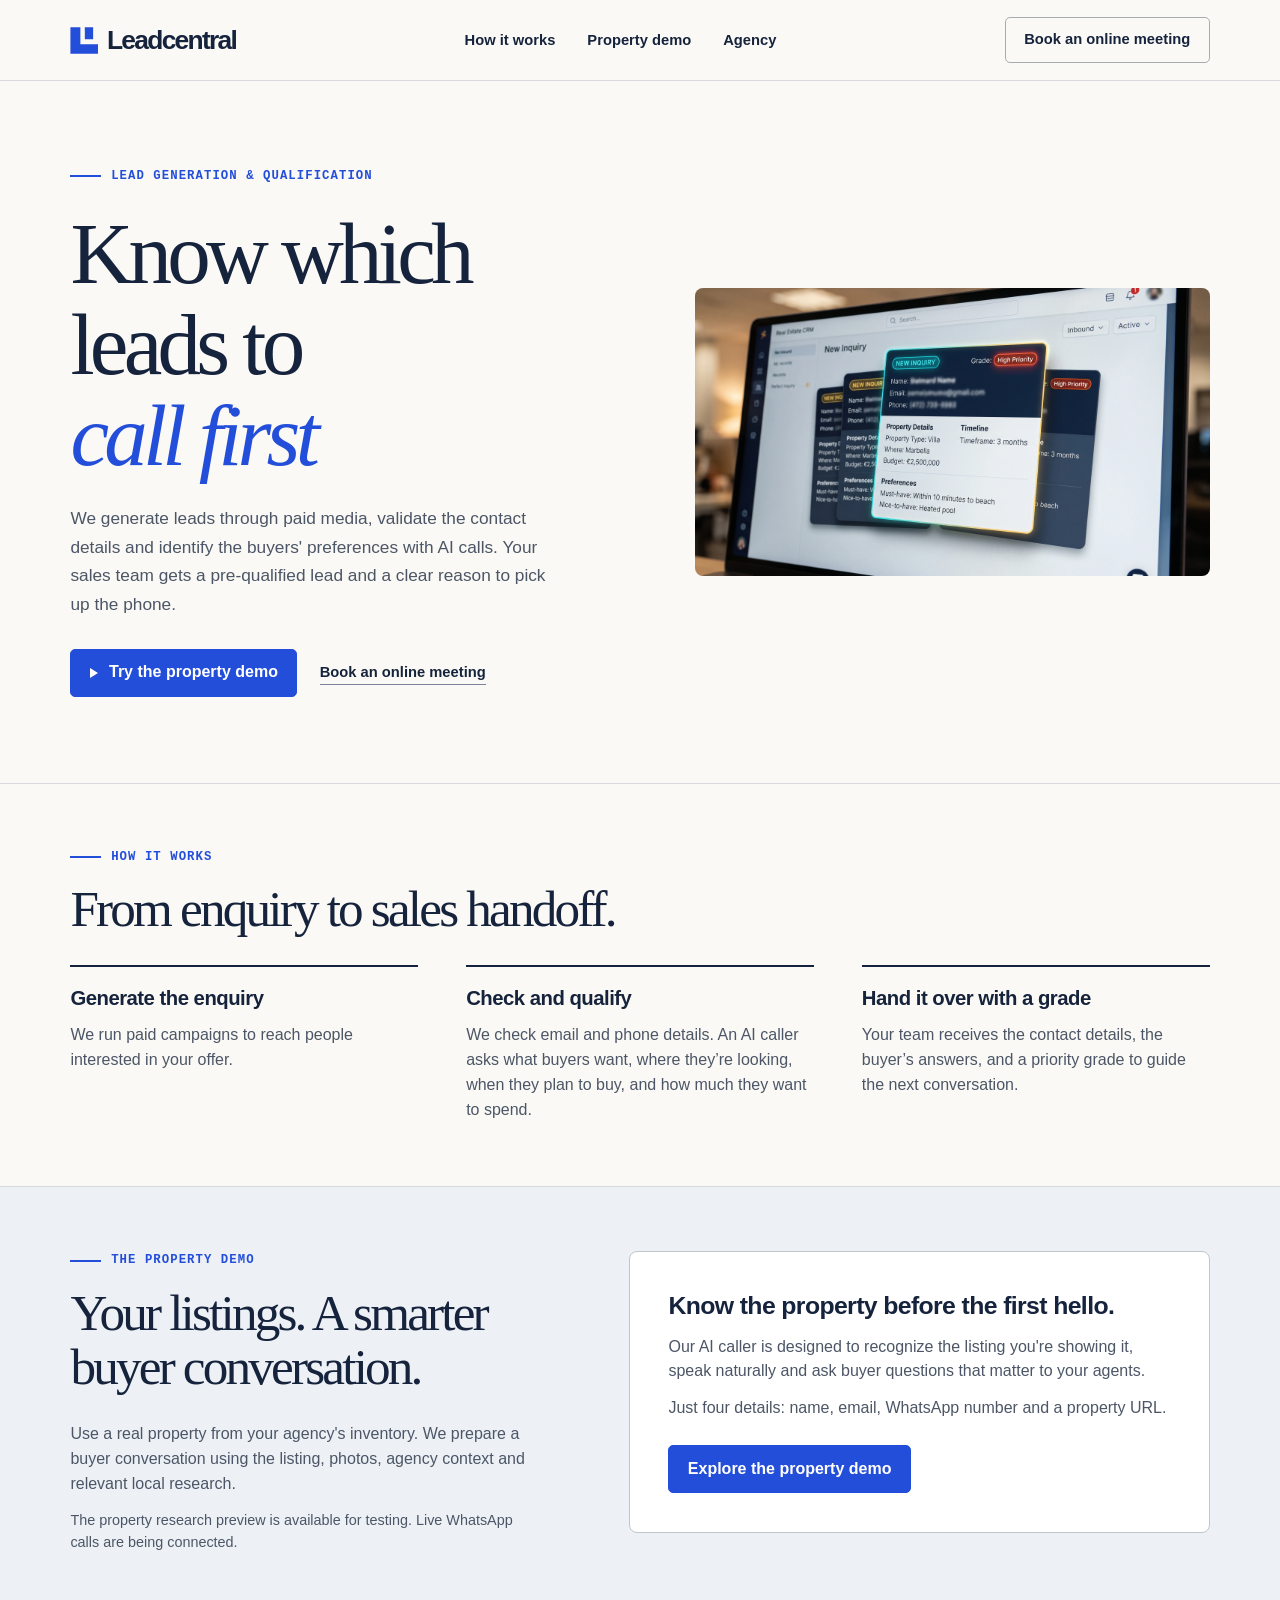
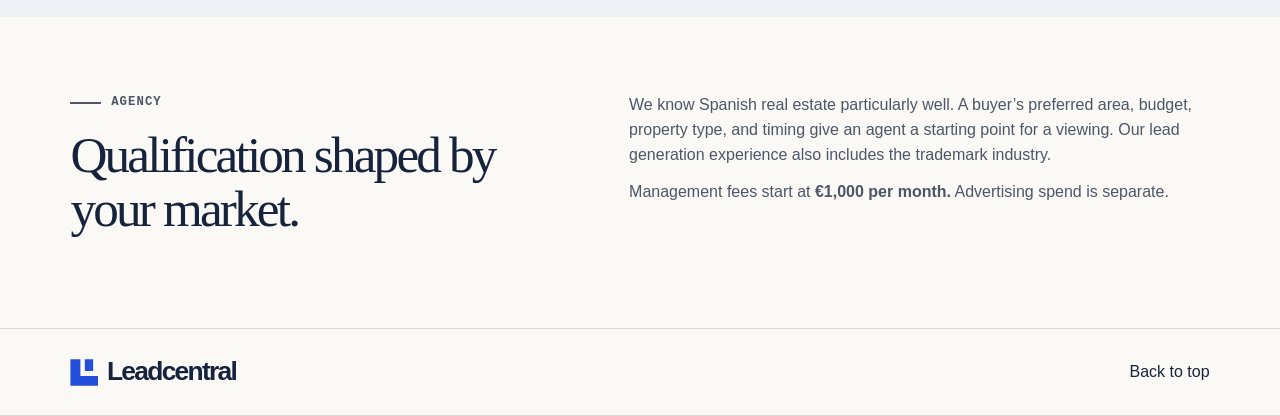
<file: index.html>
<!doctype html>
<html lang="en">
<head>
  <meta charset="utf-8">
  <meta name="viewport" content="width=device-width,initial-scale=1">
  <meta name="description" content="Paid-media lead generation and qualification. Try Leadcentral’s property-specific AI buyer qualification demo for real estate agencies.">
  <title>Leadcentral | Lead generation and qualification</title>
  <link rel="stylesheet" href="styles.css">
  <script defer src="app.js"></script>
</head>
<body>
<header><div class="wrap bar"><a class="brand" href="#home" aria-label="Leadcentral home"><i aria-hidden="true"></i>Leadcentral</a>
  <nav aria-label="Main"><a href="#process">How it works</a><a href="#demo">Property demo</a><a href="#agency">Agency</a></nav>
  <a class="booking outline" href="#booking">Book an online meeting</a></div></header>
<main id="home">
<section class="hero wrap">
  <div class="hero-copy"><p class="eyebrow"><span class="dash"></span> Lead generation &amp; qualification</p>
  <h1>Know which leads to <em>call first</em></h1>
  <p class="intro">We generate leads through paid media, validate the contact details and identify the buyers' preferences with AI calls. Your sales team gets a pre-qualified lead and a clear reason to pick up the phone.</p>
  <div class="actions"><a class="primary" href="/demo.html"><span class="play" aria-hidden="true"></span>Try the property demo</a><a class="textlink booking" href="#booking">Book an online meeting</a></div></div>
  <img class="hero-image" src="marbella-lead.webp" width="2752" height="1536" alt="Illustrative high-priority CRM lead for a Marbella villa buyer with a €2.5 million budget and a three-month timeframe.">
</section>
<section id="process" class="section ruled"><div class="wrap"><p class="eyebrow"><span class="dash"></span> How it works</p><h2>From enquiry to sales handoff.</h2>
  <div class="columns"><article><h3>Generate the enquiry</h3><p>We run paid campaigns to reach people interested in your offer.</p></article><article><h3>Check and qualify</h3><p>We check email and phone details. An AI caller asks what buyers want, where they’re looking, when they plan to buy, and how much they want to spend.</p></article><article><h3>Hand it over with a grade</h3><p>Your team receives the contact details, the buyer’s answers, and a priority grade to guide the next conversation.</p></article></div></div></section>
<section id="demo" class="section demo"><div class="wrap demo-layout">
<div><p class="eyebrow"><span class="dash"></span> THE PROPERTY DEMO</p><h2>Your listings. A smarter buyer conversation.</h2><p>Use a real property from your agency's inventory. We prepare a buyer conversation using the listing, photos, agency context and relevant local research.</p><p class="note">The property research preview is available for testing. Live WhatsApp calls are being connected.</p></div>
<div class="panel"><h3>Know the property before the first hello.</h3><p>Our AI caller is designed to recognize the listing you're showing it, speak naturally and ask buyer questions that matter to your agents.</p><p>Just four details: name, email, WhatsApp number and a property URL.</p><p style="margin-top:1.5rem"><a class="primary" href="/demo.html">Explore the property demo</a></p></div>
</div></section>
<section class="section wrap agency" id="agency"><div><p class="eyebrow"><span class="dash"></span> Agency</p><h2>Qualification shaped by your market.</h2></div><div><p>We know Spanish real estate particularly well. A buyer’s preferred area, budget, property type, and timing give an agent a starting point for a viewing. Our lead generation experience also includes the trademark industry.</p><p>Management fees start at <strong>€1,000 per month.</strong> Advertising spend is separate.</p></div></section>
</main><footer><div class="wrap bar"><a class="brand" href="#home"><i aria-hidden="true"></i>Leadcentral</a><a href="#home">Back to top</a></div></footer>
<dialog id="booking"><h2>Book an online meeting</h2><p>Meeting scheduling will be available when the site launches.</p><form method="dialog"><button class="primary">Close</button></form></dialog>
</body></html>
</file>
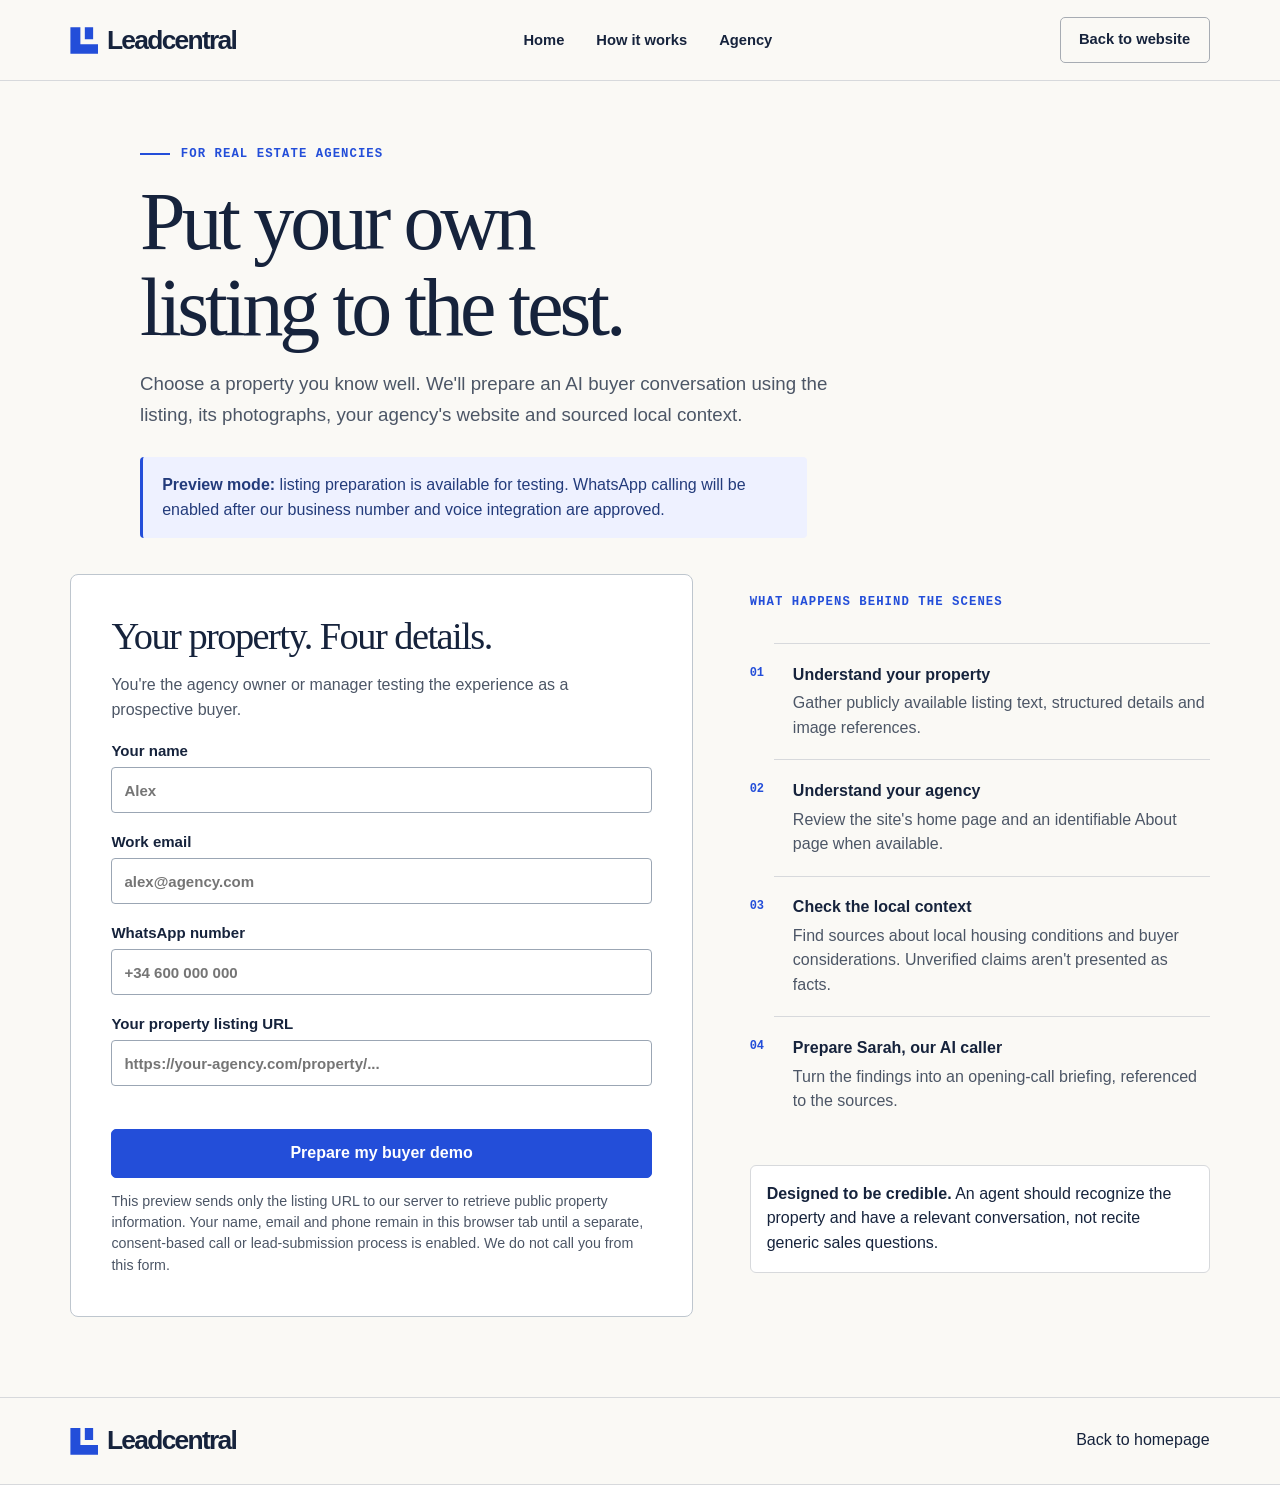
<file: demo.html>
<!doctype html>
<html lang="en">
<head>
<meta charset="utf-8">
<meta name="viewport" content="width=device-width,initial-scale=1">
<meta name="description" content="Preview a property-specific AI buyer qualification call using one of your agency's listings.">
<title>Live property demo | Leadcentral</title>
<link rel="stylesheet" href="/styles.css">
<link rel="stylesheet" href="/demo.css">
<script defer src="/demo.js"></script>
</head>
<body>
<header><div class="wrap bar"><a class="brand" href="/"><i aria-hidden="true"></i>Leadcentral</a><nav aria-label="Main"><a href="/">Home</a><a href="/#process">How it works</a><a href="/#agency">Agency</a></nav><a class="outline" href="/">Back to website</a></div></header>
<main class="demo-page">
<section class="demo-heading wrap">
<p class="eyebrow"><span class="dash"></span> FOR REAL ESTATE AGENCIES</p>
<h1>Put your own listing to the test.</h1>
<p class="demo-intro">Choose a property you know well. We'll prepare an AI buyer conversation using the listing, its photographs, your agency's website and sourced local context.</p>
<p class="demo-stage"><strong>Preview mode:</strong> listing preparation is available for testing. WhatsApp calling will be enabled after our business number and voice integration are approved.</p>
</section>
<section class="wrap demo-two-col" aria-label="Prepare a property demo">
<div class="panel demo-form-panel">
<h2>Your property. Four details.</h2>
<p>You're the agency owner or manager testing the experience as a prospective buyer.</p>
<form id="demoForm">
<label for="demoName">Your name<input id="demoName" name="name" autocomplete="name" required maxlength="120" placeholder="Alex"></label>
<label for="demoEmail">Work email<input id="demoEmail" name="email" autocomplete="email" type="email" required maxlength="254" placeholder="alex@agency.com"></label>
<label for="demoPhone">WhatsApp number<input id="demoPhone" name="phone" type="tel" autocomplete="tel" required maxlength="30" placeholder="+34 600 000 000"></label>
<label for="demoListing">Your property listing URL<input id="demoListing" name="listing" type="url" inputmode="url" required maxlength="2000" placeholder="https://your-agency.com/property/..."></label>
<button class="primary demo-submit" id="prepareBtn" type="submit">Prepare my buyer demo</button>
<p class="demo-privacy">This preview sends only the listing URL to our server to retrieve public property information. Your name, email and phone remain in this browser tab until a separate, consent-based call or lead-submission process is enabled. We do not call you from this form.</p>
</form>
</div>
<div class="demo-steps">
<p class="eyebrow"> WHAT HAPPENS BEHIND THE SCENES</p>
<ol>
<li><strong>Understand your property</strong><span>Gather publicly available listing text, structured details and image references.</span></li>
<li><strong>Understand your agency</strong><span>Review the site's home page and an identifiable About page when available.</span></li>
<li><strong>Check the local context</strong><span>Find sources about local housing conditions and buyer considerations. Unverified claims aren't presented as facts.</span></li>
<li><strong>Prepare Sarah, our AI caller</strong><span>Turn the findings into an opening-call briefing, referenced to the sources.</span></li>
</ol>
<div class="demo-note"><strong>Designed to be credible.</strong> An agent should recognize the property and have a relevant conversation, not recite generic sales questions.</div>
</div>
</section>
<section id="demoOutput" class="wrap demo-output" hidden aria-live="polite">
<div class="demo-output-heading"><div><p class="eyebrow"> RESEARCH PREVIEW</p><h2>What Sarah can know before the call</h2></div><button class="outline" id="copyBriefing" type="button">Copy agent briefing</button></div>
<p id="demoStatus" role="status"></p>
<div class="demo-results-grid"><article class="panel"><h3>The property</h3><div id="propertyInfo"></div><div id="propertyImages" class="demo-images"></div></article>
<article class="panel"><h3>The agency</h3><div id="agencyInfo"></div></article></div>
<article class="panel demo-market"><h3>Local market & buyer considerations</h3><div id="marketInfo"></div></article>
<article class="panel demo-brief"><h3>Call briefing for Sarah</h3><p class="demo-muted">This is preparation context, not yet a WhatsApp call.</p><pre id="briefingText"></pre></article>
</section>
<footer><div class="wrap bar"><a class="brand" href="/"><i aria-hidden="true"></i>Leadcentral</a><a href="/">Back to homepage</a></div></footer>
</main>
</body></html>
</file>
<file: styles.css>
:root{--ink:#16233c;--blue:#234ed9;--paper:#faf9f5;--line:#d7d9dc;--muted:#4c5666;font:100%/1.55 Inter,"Segoe UI",Arial,sans-serif;color:var(--ink);background:var(--paper)}
*{box-sizing:border-box}body,figure,p,h1,h2,h3,dl,dd{margin:0}a{color:inherit;text-decoration:none}button,input,select,textarea{font:inherit}button,a{touch-action:manipulation}button{cursor:pointer}button:focus-visible,a:focus-visible,input:focus-visible,select:focus-visible,textarea:focus-visible{outline:3px solid #e28a12;outline-offset:3px}
.wrap{width:min(1250px,89%);margin:auto}.bar,.actions,.file-title,figcaption,nav,.brand,.eyebrow{display:flex;align-items:center}.bar,figcaption,.file-title{justify-content:space-between;gap:1rem}header,footer{border-block-end:1px solid var(--line)}header .bar{min-height:80px}.brand{font-weight:750;letter-spacing:-.065em;font-size:1.65rem;gap:.55rem}.brand i{display:block;width:1.05em;height:1.05em;background:var(--blue);clip-path:polygon(0 4%,36% 4%,36% 65%,100% 65%,100% 100%,0 100%,0 4%,52% 4%,82% 4%,82% 47%,52% 47%,52% 4%)}
nav{gap:2rem}nav a,.outline,.textlink{font-size:.92rem;font-weight:600}nav a:hover,.textlink:hover,footer a:hover{color:var(--blue)}.outline,.primary{display:inline-flex;align-items:center;justify-content:center;gap:.7rem;border-radius:5px;padding:.8rem 1.15rem;line-height:1.3;font-weight:650}.outline{border:1px solid #a7acb3}.outline:hover{background:#eeefef}.primary{border:1px solid var(--blue);background:var(--blue);color:white}.primary:hover{background:#153cb6}.actions{gap:1.4rem;flex-wrap:wrap}.textlink,.sample{border-bottom:1px solid #79839a}.play{border-left:8px solid white;border-top:5px solid transparent;border-bottom:5px solid transparent}
.hero{display:grid;grid-template-columns:1.08fr 1fr;align-items:center;gap:6%;padding-block:clamp(3rem,6.7vw,6.4rem)}.eyebrow,small{font:600 .77rem/1.5 "Courier New",monospace;letter-spacing:.085em;text-transform:uppercase}.eyebrow{gap:.65rem;color:var(--blue)}.dash{width:1.9rem;height:2px;background:currentColor}.hero h1,h2{font-family:Georgia,"Times New Roman",serif;font-weight:400;letter-spacing:-.055em;line-height:1.05}.hero h1{font-size:clamp(4rem,6.8vw,6.6rem);margin:1.4rem 0;max-width:11ch}.hero h1 em{color:var(--blue);white-space:nowrap}.intro{font-size:clamp(1.03rem,1.35vw,1.22rem);line-height:1.65;max-width:51ch;color:var(--muted);margin-bottom:1.9rem}
.file,.panel{background:#fff;border:1px solid #bec6ce;border-radius:8px}.file{overflow:hidden;box-shadow:6px 7px 0 #e7e8e5}.file img{width:100%;height:auto;aspect-ratio:1.94;object-fit:cover;display:block}.file figcaption{padding:.8rem 1.25rem}.file small{font-size:.75rem;color:#5b6575}.doc{font-size:1.25rem;line-height:1}.file-details{padding:1.05rem 1.25rem}.file-title h2{font-size:clamp(1.25rem,2vw,1.8rem)}.tag{display:inline-block;font:.78rem/1.5 "Courier New",monospace;color:#165d45;background:#e3f3e8;border:1px solid #badbc8;padding:.2rem .55rem;border-radius:4px;white-space:nowrap}.facts{border-top:1px solid var(--line);margin-top:1rem;padding-top:.8rem;display:grid;grid-template-columns:1.2fr 1fr 1fr;font-size:.93rem;font-weight:600}.facts small{display:block;margin-bottom:.2rem}.section{padding-block:clamp(3rem,5vw,5rem)}.section h2,dialog h2{font-size:clamp(2.35rem,4vw,4rem);margin:1rem 0 1.8rem}.ruled{border-block:1px solid var(--line)}.columns{display:grid;grid-template-columns:repeat(3,1fr);gap:3rem}.columns article{border-top:2px solid var(--ink);padding-top:1.2rem}h3{font-size:1.27rem;line-height:1.25;letter-spacing:-.025em}.columns p,.agency p,.demo p:not(.eyebrow){color:var(--muted);margin:.75rem 0 0}
.demo{background:#edf1f6}.demo-layout,.agency{display:grid;grid-template-columns:.88fr 1.12fr;gap:9%;align-items:start}.note,.hint{font-size:.9rem}.panel{padding:clamp(1.25rem,3vw,2.6rem)}.panel h3{font-size:1.55rem;margin-bottom:.8rem}.sample{background:none;border:0;padding:.2rem 0;color:var(--blue);text-decoration:underline;text-underline-offset:.22em}.panel label,.panel legend{display:block;font-weight:600;font-size:.94rem}.panel label{margin:1rem 0}.panel input:not([type=checkbox],[type=radio]),select,textarea{width:100%;padding:.65rem .75rem;border:1px solid #9ba6b4;border-radius:4px;background:white;color:var(--ink);margin-top:.3rem}textarea{resize:vertical;min-height:4rem}select{appearance:none;background:linear-gradient(45deg,transparent 50%,var(--ink) 50%) calc(100% - 15px) 50%/5px 5px no-repeat,linear-gradient(135deg,var(--ink) 50%,transparent 50%) calc(100% - 10px) 50%/5px 5px no-repeat white}
fieldset{margin:1rem 0;padding:.5rem 1rem;border:1px solid var(--line);border-radius:4px}.panel .choice{display:flex;align-items:baseline;gap:.5rem;font-weight:400}.choice input{accent-color:var(--blue)}.panel .hint{margin:-.6rem 0 1.2rem!important}.panel dl{margin:1.5rem 0 2rem}.panel dl div{display:grid;grid-template-columns:38% 1fr;gap:.6rem;padding:.55rem 0;border-bottom:1px solid var(--line)}dt{color:var(--muted)}dd{font-weight:550;overflow-wrap:anywhere;white-space:pre-line}.panel section .actions{margin-top:1rem}footer{border-top:1px solid var(--line);padding:1.4rem 0}dialog{max-width:min(90%,30rem);border:1px solid var(--line);border-radius:8px;padding:2rem;color:var(--ink)}dialog p{margin-bottom:1rem}dialog::backdrop{background:#15234180}
@media(max-width:900px){nav{gap:1rem}.hero{gap:4%}.hero h1{font-size:clamp(3.5rem,7vw,4.7rem)}.file-title{flex-wrap:wrap}.columns{gap:1.5rem}}
@media(max-width:720px){.wrap{width:90%}header .bar{min-height:68px}nav{display:none}.brand{font-size:1.45rem}.outline{padding:.6rem .7rem;font-size:.82rem}.hero,.columns,.demo-layout,.agency{grid-template-columns:1fr}.hero{gap:2rem;padding-block:2.7rem}.hero h1{font-size:clamp(3.5rem,12vw,5rem)}.actions{gap:1rem}.columns,.demo-layout{gap:2rem}.agency{gap:0}.file-title{gap:.4rem}.file figcaption,.file-details{padding-inline:1rem}.section h2{margin-bottom:1.2rem}.panel dl div{grid-template-columns:1fr;gap:.1rem}.facts small{letter-spacing:.035em}}
.hero-image { display: block; width: 100%; height: auto; border-radius: 8px; }
</file>
<file: demo.css>
.demo-page{min-height:100vh}.demo-heading{padding-top:4rem;padding-bottom:2.2rem;max-width:1000px}.demo-heading h1{font:400 clamp(3.1rem,6.4vw,6rem)/1.05 Georgia,serif;letter-spacing:-.05em;margin:1rem 0;max-width:13ch}.demo-intro{font-size:1.17rem;max-width:67ch;color:var(--muted);line-height:1.7}.demo-stage{margin-top:1.6rem;background:#eef1ff;color:#233b7b;padding:1rem 1.2rem;border-left:3px solid var(--blue);border-radius:4px;max-width:75ch}.demo-two-col{display:grid;grid-template-columns:minmax(0,1.15fr) minmax(0,.85fr);gap:5%;align-items:start;padding-bottom:5rem}.demo-form-panel{padding:clamp(1.3rem,4vw,2.5rem)}.demo-form-panel h2,.demo-output h2{font:400 clamp(2.1rem,3vw,3rem)/1.1 Georgia,serif;letter-spacing:-.04em;margin:0 0 1rem}.demo-form-panel>p{color:var(--muted)}.demo-form-panel label{display:block;font-weight:650;margin-top:1.05rem}.demo-form-panel input{width:100%;display:block;margin-top:.3rem;padding:.75rem;border:1px solid #a6b0bd;border-radius:5px;background:#fff}.demo-submit{margin:1.7rem 0 .8rem;width:100%}.demo-privacy,.demo-muted{color:var(--muted);font-size:.89rem;line-height:1.5}.demo-steps{padding:1.2rem 0}.demo-steps ol{padding-left:1.5rem;counter-reset:steps;list-style:none;margin-top:2rem}.demo-steps li{position:relative;border-top:1px solid var(--line);padding:1.15rem .3rem 1.15rem 1.2rem}.demo-steps li::before{content:counter(steps,decimal-leading-zero);counter-increment:steps;position:absolute;left:-1.5rem;top:1.25rem;color:var(--blue);font:700 .75rem/1.5 monospace}.demo-steps li span{display:block;margin-top:.25rem;color:var(--muted)}.demo-note{border:1px solid var(--line);border-radius:6px;padding:1rem;margin-top:2rem;background:#fff}.demo-output{padding-bottom:5rem}.demo-output-heading{display:flex;align-items:end;justify-content:space-between;gap:1rem;margin:1rem 0}.demo-results-grid{display:grid;grid-template-columns:1.2fr 1fr;gap:1.2rem}.demo-output .panel{padding:1.5rem;overflow-wrap:anywhere}.demo-output .panel h3{margin-bottom:1rem}.demo-output .panel p{margin:.65rem 0;color:var(--muted)}.demo-images{display:grid;grid-template-columns:repeat(3,minmax(0,1fr));gap:.5rem;margin-top:1rem}.demo-images img{width:100%;height:130px;object-fit:cover;border-radius:5px;background:#e1e5eb}.demo-market,.demo-brief{margin-top:1.2rem}.demo-output ul{padding-left:1.2rem}.demo-output li{margin:.45rem 0}.demo-output a{color:var(--blue);text-decoration:underline;overflow-wrap:anywhere}.demo-output pre{white-space:pre-wrap;overflow-wrap:anywhere;font: .9rem/1.65 ui-monospace,SFMono-Regular,Consolas,monospace;color:#26364e;background:#f3f5f8;border-radius:6px;padding:1rem;max-height:500px;overflow-y:auto}button[disabled]{opacity:.65;cursor:wait}.demo-error{color:#ae2d2d!important}.demo-muted{margin:.5rem 0}.demo-label{font-size:.75rem;text-transform:uppercase;letter-spacing:.08em;color:var(--blue)!important}.demo-links a{display:inline-block;margin-right:.8rem}@media(max-width:800px){.demo-two-col,.demo-results-grid{grid-template-columns:1fr}.demo-heading{padding-top:2.5rem}.demo-output-heading{align-items:start;flex-direction:column}}
</file>
